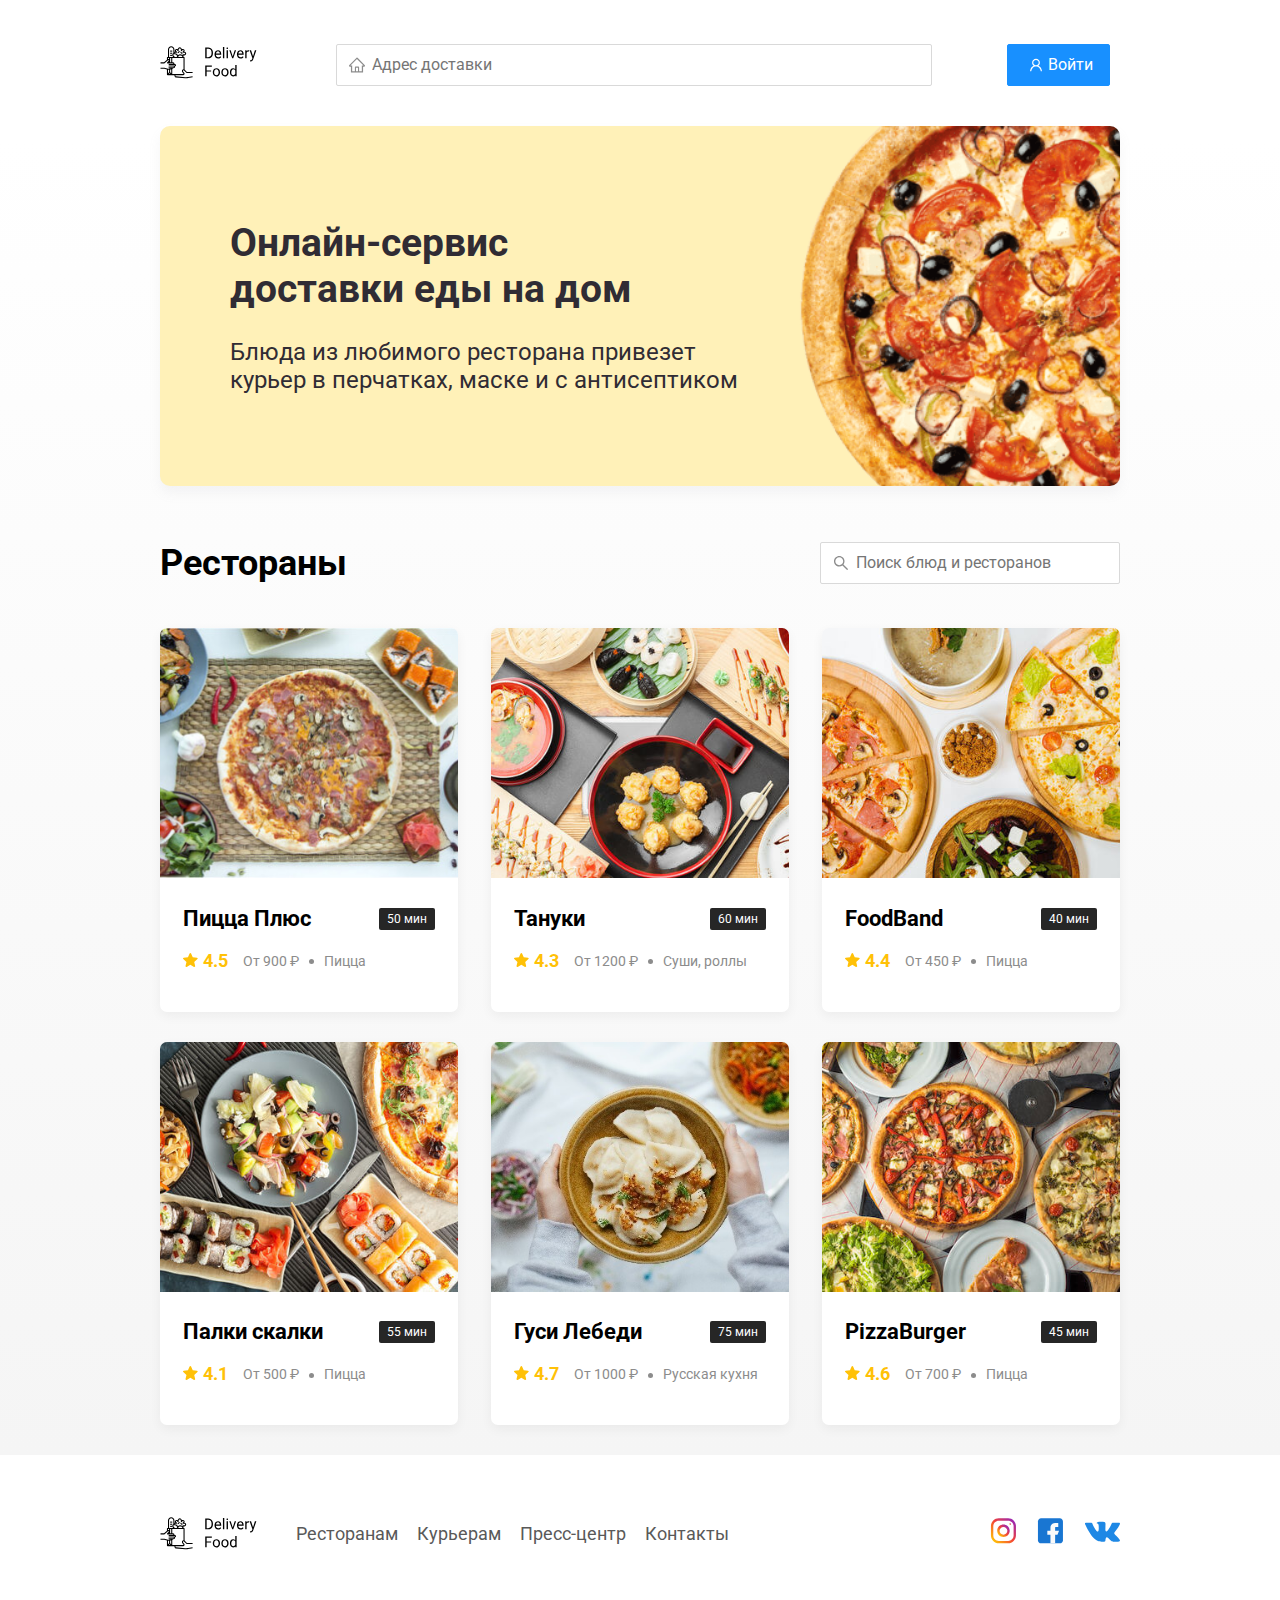
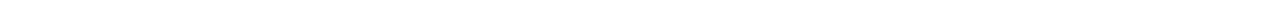
<file: index.html>
<!DOCTYPE html>
<html lang="ru">

<head>
	<meta charset="UTF-8" />
	<meta name="viewport" content="width=device-width, initial-scale=1.0" />
	<title>Delivery Food — доставка еды на дом</title>
	<link href="https://fonts.googleapis.com/css?family=Roboto:400,700&display=swap&subset=cyrillic" rel="stylesheet" />
	<link rel="stylesheet" href="css/normalize.css" />
	<link rel="stylesheet" href="css/style.css" />
	<script src="./js/auth.js" defer></script>
	<script src="./js/restaurants.js" defer></script>
	<script src="./js/cart.js" defer></script>
</head>

<body>
	<div class="container">
		<header class="header">
			<a class="logo">
				<img src="img/icon/logo.svg" alt="Logo" />
			</a>
			<label class="address">
				<input type="text" class="input input-address" placeholder="Адрес доставки" />
			</label>
			<div class="buttons">
				<span class="user-name"></span>
				<button class="button button-primary button-auth">
					<span class="button-auth-svg"></span>
					<span class="button-text">Войти</span>
				</button>
				<button class="button button-cart" id="cart-button">
					<span class="button-cart-svg"></span>
					<span class="button-text">Корзина</span>
				</button>
				<button class="button button-primary button-out">
					<span class="button-text">Выйти</span>
					<span class="button-out-svg"></span>
				</button>
			</div>
		</header>
	</div>
	<!-- /.container  -->

	<main class="main">
		<div class="container">
			<section class="container-promo">
				<section class="promo pizza">
					<h1 class="promo-title">Онлайн-сервис <br />доставки еды на дом</h1>
					<p class="promo-text">
						Блюда из любимого ресторана привезет курьер в перчатках, маске и с антисептиком
					</p>
				</section>
				<!-- <section class="promo kebab">
					<h1 class="promo-title">Шашлыки на майские <br> со скидкой 35%</h1>
					<p class="promo-text">
						Закажите шашлыки в любом ресторане до 10 мая и получите скидку по промокоду OMAGAD
					</p>
				</section>
				<section class="promo vegetables">
					<h1 class="promo-title">Скидка 20% на всю еду <br> по промокоду LOVE.JS</h1>
					<p class="promo-text">
						Блюдо из ресторана привезут вместе с двумя подарочными книгами по фронтенду
					</p>
				</section>
				<section class="promo sushi">
					<h1 class="promo-title">Сеты со скидкой до 30% <br> в ресторанах</h1>
					<p class="promo-text">
						Скидки на сеты до 30 мая по промокоду DADADA
					</p>
				</section> -->
			</section>
			<section class="restaurants">
				<div class="section-heading">
					<h2 class="section-title">Рестораны</h2>
					<label class="search">
						<input type="text" class="input input-search" placeholder="Поиск блюд и ресторанов" />
					</label>
				</div>
				<div class="cards cards-restaurants">				
				</div>
			</section>
		</div>
		<!-- /.container -->
	</main>

	<footer class="footer">
		<div class="container">
			<div class="footer-block">
				<img src="img/icon/logo.svg" alt="logo" class="logo footer-logo" />
				<nav class="footer-nav">
					<a href="#" class="footer-link">Ресторанам </a>
					<a href="#" class="footer-link">Курьерам</a>
					<a href="#" class="footer-link">Пресс-центр</a>
					<a href="#" class="footer-link">Контакты</a>
				</nav>
				<div class="social-links">
					<a href="#" class="social-link"><img src="img/social/instagram.svg" alt="instagram" /></a>
					<a href="#" class="social-link"><img src="img/social/fb.svg" alt="facebook" /></a>
					<a href="#" class="social-link"><img src="img/social/vk.svg" alt="vk" /></a>
				</div>
				<!-- /.social-links -->
			</div>
			<!-- /.footer-block -->
		</div>
	</footer>

	<div class="modal modal-cart">
		<div class="modal-dialog">
			<div class="modal-header">
				<h3 class="modal-title">Корзина</h3>
				<button class="close">&times;</button>
			</div>
			<!-- /.modal-header -->
			<div class="modal-body">
				<!-- <div class="food-row">
					<span class="food-name">Ролл угорь стандарт</span>
					<strong class="food-price">250 ₽</strong>
					<div class="food-counter">
						<button class="counter-button">-</button>
						<span class="counter">1</span>
						<button class="counter-button">+</button>
					</div>
				</div>
				 
				<div class="food-row">
					<span class="food-name">Ролл угорь стандарт</span>
					<strong class="food-price">250 ₽</strong>
					<div class="food-counter">
						<button class="counter-button">-</button>
						<span class="counter">1</span>
						<button class="counter-button">+</button>
					</div>
				</div>
				 
				<div class="food-row">
					<span class="food-name">Ролл угорь стандарт</span>
					<strong class="food-price">250 ₽</strong>
					<div class="food-counter">
						<button class="counter-button">-</button>
						<span class="counter">1</span>
						<button class="counter-button">+</button>
					</div>
				</div>
				 
				<div class="food-row">
					<span class="food-name">Ролл угорь стандарт</span>
					<strong class="food-price">250 ₽</strong>
					<div class="food-counter">
						<button class="counter-button">-</button>
						<span class="counter">1</span>
						<button class="counter-button">+</button>
					</div>
				</div> -->
				 
			</div>
			<!-- /.modal-body -->
			<div class="modal-footer">
				<span class="modal-pricetag">1250 ₽</span>
				<div class="footer-buttons">
					<button class="button button-primary">Оформить заказ</button>
					<button class="button clear-cart">Отмена</button>
				</div>
			</div>
			<!-- /.modal-footer -->
		</div>
		<!-- /.modal-dialog -->
	</div>

	<div class="modal-auth">
		<div class="modal-dialog modal-dialog-auth">
			<button class="close-auth">&times;</button>
			<form id="logInForm">
				<fieldset class="modal-body">
					<legend class="modal-title">Авторизация</legend>
					<label class="label-auth">
						<span>Логин</span>
						<input id="login" type="text">
					</label>
					<label class="label-auth">
						<span>Пароль</span>
						<input id="password" type="password">
					</label>
				</fieldset>
				<!-- /.modal-body -->
				<div class="modal-footer">
					<div class="footer-buttons">
						<button class="button button-primary button-login" type="submit">Войти</button>
					</div>
				</div>
			</form>
			<!-- /.modal-footer -->
		</div>
		<!-- /.modal-dialog -->
	</div>
</body>

</html>
</file>
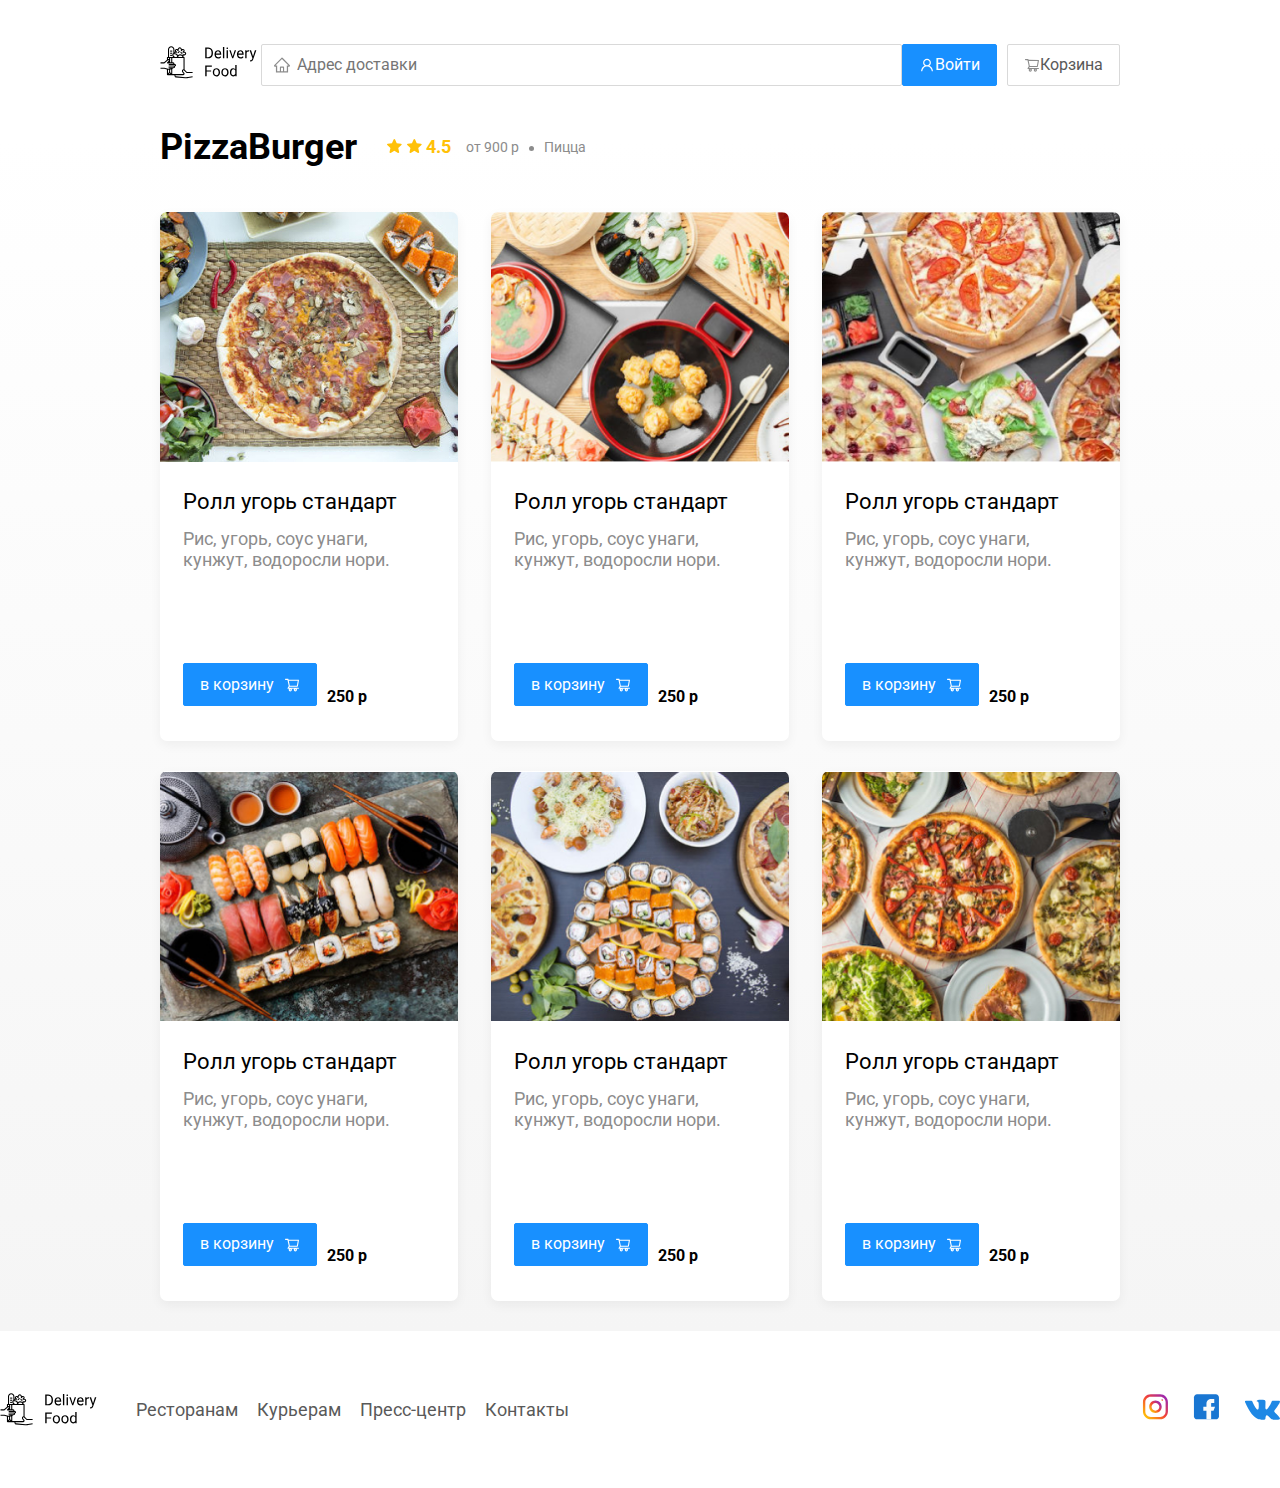
<file: restaurant.html>
<!DOCTYPE html>
<html lang="ru">
  <head>
    <meta charset="UTF-8" />
    <meta name="viewport" content="width=device-width, initial-scale=1.0" />
    <title>PizzaBurger-доставка еды на дом</title>
    <link
      href="https://fonts.googleapis.com/css2?family=Roboto:wght@400;700&display=swap"
      rel="stylesheet"
    />
    <link rel="stylesheet" href="css/style.css" />
    <link rel="stylesheet" href="css\normalize.css" />
    <link rel="stylesheet" href="css/animate.css">
  </head>
  <body>
    <div class="container">
      <header class="header">
        <a href="index.html" class="logo">
          <img src="img\logo.svg" alt="logo" />
        </a>
        <input
          type="text"
          class="input input-address"
          placeholder="Адрес доставки"
        />
        <div class="buttons">
          <button class="button button-primary">
            <img src="img/enter.svg" alt="user" class="button-icone" />
            <span class="button-text"> Войти </span>
          </button>
          <button class="button" id="cart-button">
            <img src="img/trash.svg" alt="trash" class="button-icone" />
            <span class="button-text">Корзина</span>
          </button>
        </div>
      </header>  
    </div> 
    <main class="main">
      <div class="container">
        <section class="restaurants">
          <div class="section-heading">
            <h2 class="section-title">PizzaBurger</h2>
            <div class="card-info">
              <div class="rating"><img src="img/star.svg" alt="star" /> 4.5</div>
              <div class="price">от 900 р</div>
              <div class="category">Пицца</div>
            </div>
          </div>
        </section>
        <div class="cards ">
          <div class="card wow fadeInUp" data-wow-delay="0.1s">
            <img src="img/card1.jpg" alt="image1" class="card-image" />
            <div class="card-text">
              <div class="card-heading">
               <h3 class="card-title card-title-reg">Ролл угорь стандарт</h3>
              </div>
              <div class="card-info">
               <div class="ingredients">Рис, угорь, соус унаги, кунжут, водоросли нори.</div>
              </div>
              <div class="card-buttons">
                <button class="button button-primary">
                  <span class="button-card-text">в корзину</span>
                  <img src="img/trash1.svg" alt="shopping-cart" class="button-cart-image">
                </button>
                <strong class="cart-price-bold">250 р</strong>
              </div>
            </div>
          </div>
          <!--card-->
          <div class="card wow fadeInUp" data-wow-delay="0.2s">
            <img src="img/card2.jpg" alt="image1" class="card-image" />
          <div class="card-text">
            <div class="card-heading">
              <h3 class="card-title card-title-reg">Ролл угорь стандарт</h3>
            </div>
            <div class="card-info">
              <div class="ingredients">Рис, угорь, соус унаги, кунжут, водоросли нори.</div>
            </div>
            <div class="card-buttons">
              <button class="button button-primary">
                <span class="button-card-text">в корзину</span>
                <img src="img/trash1.svg" alt="shopping-cart" class="button-cart-image">
              </button>
              <strong class="cart-price-bold">250 р</strong>
            </div>
          </div>
          </div>
          <!--card-->
          <div class="card wow fadeInUp" data-wow-delay="0.3s">
            <img src="img/card3.jpg" alt="image1" class="card-image" />
          <div class="card-text">
            <div class="card-heading">
              <h3 class="card-title card-title-reg">Ролл угорь стандарт</h3>
            </div>
            <div class="card-info">
              <div class="ingredients">Рис, угорь, соус унаги, кунжут, водоросли нори.</div>
            </div>
            <div class="card-buttons">
              <button class="button button-primary">
                <span class="button-card-text">в корзину</span>
                <img src="img/trash1.svg" alt="shopping-cart" class="button-cart-image">
              </button>
              <strong class="cart-price-bold">250 р</strong>
            </div>
          </div>
          </div>
          <!--card-->
          <div class="card wow fadeInUp" data-wow-delay="0.4s">
            <img src="img/card4.jpg" alt="image1" class="card-image" />
            <div class="card-text">
              <div class="card-heading">
                <h3 class="card-title card-title-reg">Ролл угорь стандарт</h3>
              </div>
              <div class="card-info">
                <div class="ingredients">Рис, угорь, соус унаги, кунжут, водоросли нори.</div>
              </div>
              <div class="card-buttons">
                <button class="button button-primary">
                  <span class="button-card-text">в корзину</span>
                  <img src="img/trash1.svg" alt="shopping-cart" class="button-cart-image">
                </button>
                <strong class="cart-price-bold">250 р</strong>
              </div>
            </div>
          </div>
          <!--card-->
          <div class="card wow fadeInUp" data-wow-delay="0.5s">
            <img src="img/card5.jpg" alt="image1" class="card-image" />
          <div class="card-text">
            <div class="card-heading">
              <h3 class="card-title card-title-reg">Ролл угорь стандарт</h3>
            </div>
            <div class="card-info">
              <div class="ingredients">Рис, угорь, соус унаги, кунжут, водоросли нори.</div>
            </div>
            <div class="card-buttons">
              <button class="button button-primary">
                <span class="button-card-text">в корзину</span>
                <img src="img/trash1.svg" alt="shopping-cart" class="button-cart-image">
              </button>
              <strong class="cart-price-bold">250 р</strong>
            </div>
          </div>
          </div>
          <!--card-->
          <div class="card wow fadeInUp" data-wow-delay="0.6s">
            <img src="img/card6.jpg" alt="image1" class="card-image" />
          <div class="card-text">
            <div class="card-heading">
              <h3 class="card-title card-title-reg">Ролл угорь стандарт</h3>
            </div>
            <div class="card-info">
              <div class="ingredients">Рис, угорь, соус унаги, кунжут, водоросли нори.</div>
            </div>
            <div class="card-buttons">
              <button class="button button-primary">
                <span class="button-card-text">в корзину</span>
                <img src="img/trash1.svg" alt="shopping-cart" class="button-cart-image">
              </button>
              <strong class="cart-price-bold">250 р</strong>
            </div>
          </div>
          </div>
          <!--card-->
        </div>
        
      </div>
    </main>
    <footer class="footer"> 
      <div class="footer-block">
        <img src="img/logo.svg" alt="logo" class="logo footer-logo">
        <nav class="footer-nav">
          <a href="#" class="footer-link">Ресторанам</a>
          <a href="#" class="footer-link">Курьерам</a>
          <a href="#" class="footer-link">Пресс-центр</a>
          <a href="#" class="footer-link">Контакты</a>
        </nav>
        <div class="social-link">
          <a href="#" class="social-link"> <img src="img\insta.svg" alt="instagram" class=""></a>
          <a href="#" class="social-link"><img src="img\fb.svg" alt="facebook" class=""></a>
          <a href="#" class="social-link"><img src="img\vk.svg" alt="vk" class=""></a>
        </div>
      </div>
    </footer>
  <div class="modal">
    <div class="modal-dialog">
      <div class="modal-header">
        <h3 class="modal-title">Корзина</h3>
        <button class="close">&times;</button>
      </div>
      <div class="modal-body">
        <div class="food-row"> 
          <span class="food-name">Ролл угорь стандарт</span>
          <strong class="food-price">250 р</strong>
          <div class="food-counter">
            <button class="counter-button">-</button>
            <span class="counter">1</span>
            <button class="counter-button">+</button>
          </div>
        </div>
        <div class="food-row">
          <span class="food-name">Ролл угорь стандарт</span>
          <strong class="food-price">250 р</strong>
          <div class="food-counter">
            <button class="counter-button">-</button>
            <span class="counter">1</span>
            <button class="counter-button">+</button>
          </div>
        </div>
        <div class="food-row">
          <span class="food-name">Ролл угорь стандарт</span>
          <strong class="food-price">250 р</strong>
          <div class="food-counter">
            <button class="counter-button">-</button>
            <span class="counter">1</span>
            <button class="counter-button">+</button>
          </div>
        </div>
        <div class="food-row">
          <span class="food-name">Ролл угорь стандарт</span>
          <strong class="food-price">250 р</strong>
          <div class="food-counter">
            <button class="counter-button">-</button>
            <span class="counter">1</span>
            <button class="counter-button">+</button>
          </div>
        </div>
        <div class="food-row">
          <span class="food-name">Ролл угорь стандарт</span>
          <strong class="food-price">250 р</strong>
          <div class="food-counter">
            <button class="counter-button">-</button>
            <span class="counter">1</span>
            <button class="counter-button">+</button>
          </div>
        </div>
      </div>
      <div class="modal-footer">
       <span class="modal-pricetag"> 1250 Р </span>
       <div class="footer-buttons">
         <button class="button button-primary">Оформить заказ</button>
         <button class="button">Отмена</button>
        </div>
       
      </div>
    </div>
  </div>
  <script src="js/main.js"></script>
  <script src="js/wow.min.js"></script>
  </body>
</html>
</file>
<file: css/style.css>
* {
    box-sizing: border-box;
}

body {
    font-family: "Roboto", sans-serif;
    padding-top: 44px;
}

a,
button {
    cursor: pointer;
    color: inherit;
}

.hide {
    display: none;
}

.container {
    max-width: 1200px;
    margin: auto;
}

.header {
    display: flex;
    align-items: center;
    justify-content: space-between;
    margin-bottom: 40px;
}

.input {
    background-color: #ffffff;
    border: 1px solid #d9d9d9;
    border-radius: 2px;
    font-size: 16px;
    line-height: 24px;
    padding: 8px 8px 8px 35px;
    background-repeat: no-repeat;
    background-position: left 11px center;
}

.address {
    flex: 0.8;
}

.input-address {
    width: 100%;
    background-image: url(../img/icon/home.svg);
}

.search {
    margin-left: auto;
}

.input-search {
    width: 300px;
    background-image: url(../img/icon/search.svg);

}

.buttons {
    display: flex;
    align-items: center;

}

.button {
    display: flex;
    align-items: center;
    padding: 8px 16px;
    background: #ffffff;
    border: 1px solid #d9d9d9;
    box-sizing: border-box;
    box-shadow: 0 0 2px rgba(0, 0, 0, 0.0015);
    border-radius: 2px;
    color: #595959;
    font-size: 16px;
    line-height: 24px;
}

.button:hover {
    background: #1890ff;
    border: 1px solid #1890ff;
    color: #fff;
}


.button-primary {
    background: #1890ff;
    border: 1px solid #1890ff;
    color: #fff;
    margin-right: 10px;
}

.button-primary:hover {
    background: #ffffff;
    border: 1px solid #d9d9d9;
    color: #595959;
}

.button-icon {
    margin-right: 6px;
}

.button-card-text {
    margin-right: 10px;
}

.button-auth {
    background-position: 20px 13px;
}

.button-primary .button-auth-svg {
    width: 24px;
    height: 24px;
    background-color: #fff;
    -webkit-mask: url("../img/icon/user.svg") no-repeat 50% 50%;
    mask: url("../img/icon/user.svg") no-repeat 50% 50%;
    background-repeat: no-repeat;
}

.button-primary:hover .button-auth-svg {
    background-color: #595959;
}

.button .button-cart-svg {
    width: 24px;
    height: 24px;
    background-color: #595959;
    -webkit-mask: url("../img/icon/shopping-cart.svg") no-repeat 50% 50%;
    mask: url("../img/icon/shopping-cart.svg") no-repeat 50% 50%;
    background-repeat: no-repeat;
}

.button-primary .button-cart-svg {
    background-color: #fff;
}

.button:hover .button-cart-svg {
    background-color: #fff;
}

.button-primary:hover .button-cart-svg {
    background-color: #595959;
}

.button-cart {
    display: none;
    margin: 0 5px;
}

.button-out {
    display: none;
    margin: 0 5px;
}

.user-name {
    display: none;
    margin-right: 20px;
    font-weight: bold;
    font-size: 18px;
    
}

.promo-slider {

    width: 600px;
    height: 300px;

}

.promo {
    box-shadow: 0 7px 12px rgba(158, 158, 163, 0.1);
    border-radius: 10px;
    padding: 68px 70px;
    margin-bottom: 56px;
}

.pizza {
    background: #fff1b8 url(../img/promo/pizza.png) no-repeat top -100px right -250px / 830px
}

.kebab {
    background: #D6E4FF url(../img/promo/kebab.png) no-repeat top 45px right 40px / 450px;
}

.vegetables {
    background: #FFF566 url(../img/promo/vegetables.png) no-repeat top 0 right 0 / 825px
}

.sushi {
    background: #FFF1F0 url(../img/promo/sushi.png) no-repeat top 10px right 15px / 500px
}

.promo-title {
    font-style: normal;
    font-weight: bold;
    font-size: 39px;
    line-height: 46px;
    color: #302c34;
}

.promo-text {
    font-style: normal;
    font-weight: normal;
    font-size: 24px;
    line-height: 28px;
    color: #302c34;
    max-width: 538px;
}

.main {
    background: linear-gradient(180deg, rgba(245, 245, 245, 0) 1.04%, #f5f5f5 100%);
}

.section-heading {
    display: flex;
    align-items: center;
    margin-bottom: 44px;
}

.section-title {
    font-style: normal;
    font-weight: bold;
    font-size: 36px;
    line-height: 42px;
    margin: 0 30px 0 0;
    color: #000000;
}

.cards {
    display: flex;
    align-items: flex-start;
    justify-content: space-between;
    flex-wrap: wrap;
}

.card {
    background: #ffffff;
    box-shadow: 0 4px 12px rgba(0, 0, 0, 0.05);
    border-radius: 7px;
    overflow: hidden;
    margin-bottom: 30px;
    flex-basis: 31%;
    text-decoration: none;

}

.card-restaurant {
    cursor: pointer
}

.card-image {
    width: 100%;
    height: 250px;
    object-fit: cover;
}


.card-text {
    padding: 20px 23px 35px;
    min-height: 275px;
    display: flex;
    flex-direction: column;
}



.restaurants .card-text {
    min-height: auto;
}

.card-heading {
    display: flex;
    align-items: center;
    justify-content: space-between;
    margin-bottom: 10px;
}

.card-title {
    margin: 0;
    font-style: normal;
    font-weight: bold;
    font-size: 22px;
    line-height: 32px;
}

.card-title-reg {
    font-weight: 400;
}

.card-tag {
    font-style: normal;
    font-weight: normal;
    font-size: 12px;
    line-height: 20px;
    color: #ffffff;
    background: #262626;
    border-radius: 2px;
    padding: 1px 8px;
}

.card-info {
    display: flex;
    align-items: center;
    flex-wrap: wrap;
}

.card-buttons {
    display: flex;
    margin-top: 24px;
    flex-grow: 1;
    align-items: flex-end;
}

.card-price-bold {
    font-weight: bold;
    font-size: 20px;
    line-height: 32px;
    margin-left: 30px;
}

.rating {
    background-image: url("../img/icon/rating.svg");
    background-repeat: no-repeat;
    background-position: 0 7px;
    padding-left: 20px;
    margin-right: 26px;
    color: #ffc107;
    font-weight: bold;
    font-size: 18px;
    line-height: 32px;
}

.price,
.category {
    color: #8c8c8c;
    font-size: 18px;
    line-height: 32px;
}

.price {
    margin-right: 10px;
}

.ingredients {
    color: #8c8c8c;
    font-size: 18px;
    line-height: 21px;
}

.category {
    text-overflow: ellipsis;
    overflow: hidden;
    white-space: nowrap;
    max-width: 150px;
}

.price:after {
    content: "";
    width: 5px;
    height: 5px;
    background-color: #8c8c8c;
    display: inline-block;
    vertical-align: middle;
    border-radius: 50%;
    margin-left: 10px;
}

.footer {
    padding: 60px 0;
}

.footer-block {
    display: flex;
    align-items: center;
    justify-content: space-between;
}

.footer-nav {
    margin-left: 35px;
    margin-right: auto;
}

.footer-link {
    display: inline-block;
    color: #595959;
    font-style: normal;
    font-weight: normal;
    font-size: 18px;
    line-height: 21px;
    text-decoration: none;
}

.footer-link:not(:last-child) {
    margin-right: 15px;
}

.social-links {
    display: flex;
    align-items: center;
}

.social-link:not(:last-child) {
    margin-right: 21px;
}

.modal {
    position: fixed;
    left: 0;
    top: 0;
    width: 100%;
    height: 100%;
    background: rgba(0, 0, 0, 0.4);
    display: none;
    z-index: 999;
}

.modal-auth {
    position: fixed;
    left: 0;
    top: 0;
    width: 100%;
    height: 100%;
    background: rgba(0, 0, 0, 0.4);
    display: none;
    z-index: 999;
}

.is-open {
    display: flex;
}

.modal-dialog {
    max-width: 780px;
    width: 95%;
    background: #ffffff;
    border-radius: 5px;
    margin: auto;
    padding: 40px 45px;
}

.modal-dialog-auth {
    width: auto;
    position: relative;
}

.label-auth {
    display: block;
    margin: 30px;
}

.label-auth span {
    width: 80px;
    display: inline-block;
}

.modal-header {
    display: flex;
    align-items: center;
    justify-content: space-between;
    margin-bottom: 45px;
}

.modal-title {
    margin: 0;
    font-weight: bold;
    font-size: 36px;
    line-height: 42px;
}

.close {
    font-size: 36px;
    border: none;
    background-color: transparent;
}

.close-auth {
    font-size: 36px;
    border: none;
    background-color: transparent;
    position: absolute;
    top: 10px;
    right: 20px;
}

.modal-body {
    margin-bottom: 22px;
}

.food-row {
    display: flex;
    align-items: flex-start;
    justify-content: space-between;
    padding-bottom: 8px;
    border-bottom: 1px solid #d9d9d9;
    margin-bottom: 15px;
}

.food-name {
    font-weight: normal;
    font-size: 18px;
    line-height: 32px;
}

.food-price {
    margin-left: auto;
    margin-right: 47px;
    font-weight: bold;
    font-size: 20px;
    line-height: 32px;
}

.food-counter {
    display: flex;
    align-items: center;
}

.counter-button {
    display: flex;
    align-items: center;
    justify-content: center;
    width: 39px;
    height: 32px;
    background: #ffffff;
    border: 1px solid #40a9ff;
    box-sizing: border-box;
    border-radius: 2px;
    font-weight: normal;
    font-size: 14px;
    line-height: 22px;
    color: #40a9ff;
}

.counter-button:hover {
    background: #40a9ff;
    border: 1px solid #ffffff;
    color: #ffffff;
}

.counter {
    font-size: 16px;
    line-height: 24px;
    margin-left: 10px;
    margin-right: 10px;
}

.modal-footer {
    display: flex;
    align-items: center;
    justify-content: space-between;
}

.modal-auth .modal-footer {
    justify-content: flex-end;
}

.footer-buttons {
    display: flex;
    align-items: center;
}

.modal-pricetag {
    background: #262626;
    border-radius: 5px;
    color: #ffffff;
    padding: 15px 20px;
    font-size: 20px;
    line-height: 23px;
}

@media (max-width: 1366px) {
    .container {
        max-width: 960px;
    }

    .pizza {
        background-position: center right -300px;
        background-size: 750px;
    }


    .kebab {
        background-position: top -5px right -93px;
        background-size: 530px;
    }

    .vegetables {
        background-position: top 0 right -93px;
        background-size: 820px;
    }

    .sushi {
        background-position: center right -90px;
    }

    .rating {
        margin-right: 15px;
    }

    .category,
    .price {
        font-size: 14px;
    }
}

@media (max-width: 992px) {
    .container {
        max-width: 750px;
    }



    .pizza {
        padding: 50px;
        background-size: 500px;
        background-position: center right -200px;
    }


    .kebab {
        background-position: top 55px right -100px;
        background-size: 385px;
    }

    .vegetables {
        background-position: top 0 right -280px;
        background-size: 810px;
    }

    .sushi {
        background-position: top 30px right -175px;
    }



    .promo-text {
        font-size: 18px;
        max-width: 400px;
    }

    .card {
        flex-basis: 49%;
    }

    .footer-link {
        font-size: 16px;
    }
}

@media (max-width: 768px) {
    .container {
        max-width: 560px;
    }
    .input-address::placeholder{
        color:transparent;
        
    }
    .card-info {
        flex-wrap: wrap;
    }

    .card .rating {
        flex-basis: 100%;
    }

    .card-title {
        font-size: 18px;
    }

    .card-text {
        min-height: 290px;
    }

    .card-price-bold {
        margin-left: 20px;
    }


    .pizza {
        background-size: 400px;
        background-position: bottom 50px right -200px;
    }


    .kebab {
        background-position: top -5px right -74px;
        background-size: 300px;
    }

    .vegetables {
        background-position: top 0 right -240px;
        background-size: 702px;
    }

    .sushi {
        background-position: top -24px right -75px;
        background-size: 302px;
    }

    .promo-title {
        font-size: 24px;
        line-height: 1.4;
    }

    .promo-text {
        margin-top: 0;
    }
}

@media (max-width: 578px) {
    .container {
        width: 90%;
    }

    .address {
        min-width: 100%;
        order: 1;
    }

    .header {
        flex-wrap: wrap;
    }

    .input-address {
        margin-top: 15px;
        order: 5;
        flex: 1;
    }
    .input-address::placeholder{
        color:grey;
        
    }
    .promo {
        background-image: none;
    }

    .promo-title {
        margin-bottom: 10px;
    }

    .section-title {
        font-size: 20px;
    }

    .card {
        flex-basis: 100%;
    }

    .card-text {
        min-height: auto;
    }

    .card-image {
        width: 100%;
    }

    .footer {
        padding: 30px 0;
    }

    .footer-block {
        align-items: flex-start;
    }

    .footer-nav {
        margin-left: 0;
        margin-right: 0;
        order: 0;
        display: flex;
        flex-direction: column;
    }

    .footer-logo {
        margin-right: 15px;
        order: 1;
    }

    .social-links {
        order: 2;
    }
}

@media (max-width: 480px) {
    .button-text {
        display: none;
    }

    .button-icon {
        margin: 0;
    }

    .user-name {
        margin: 10px;

    }

    .buttons {
        flex-wrap: wrap;
        margin-left: auto;
    }

    .button {
        min-height: 40px;
        padding: 5px 12px;

    }

    .button-out-svg {
        width: 24px;
        height: 24px;
        background-color: #fff;
        -webkit-mask: url(../img/icon/logout.svg) no-repeat 50% 50%;
        mask: url(../img/icon/logout.svg) no-repeat 50% 50%;
        background-repeat: no-repeat;
        -webkit-mask-size: 20px;
        mask-size: 20px;
    }

    .promo {
        padding: 20px;
    }

    .section-heading {
        flex-wrap: wrap;
    }

    .footer-block {
        flex-wrap: wrap;
        flex-direction: column;
        align-items: center;
    }

    .footer-logo {
        order: 0;
        margin-bottom: 20px;
    }

    .footer-nav {
        margin-bottom: 20px;
        text-align: center;
    }

    .footer-link:not(:last-child) {
        margin-right: 0;
    }
}
</file>
